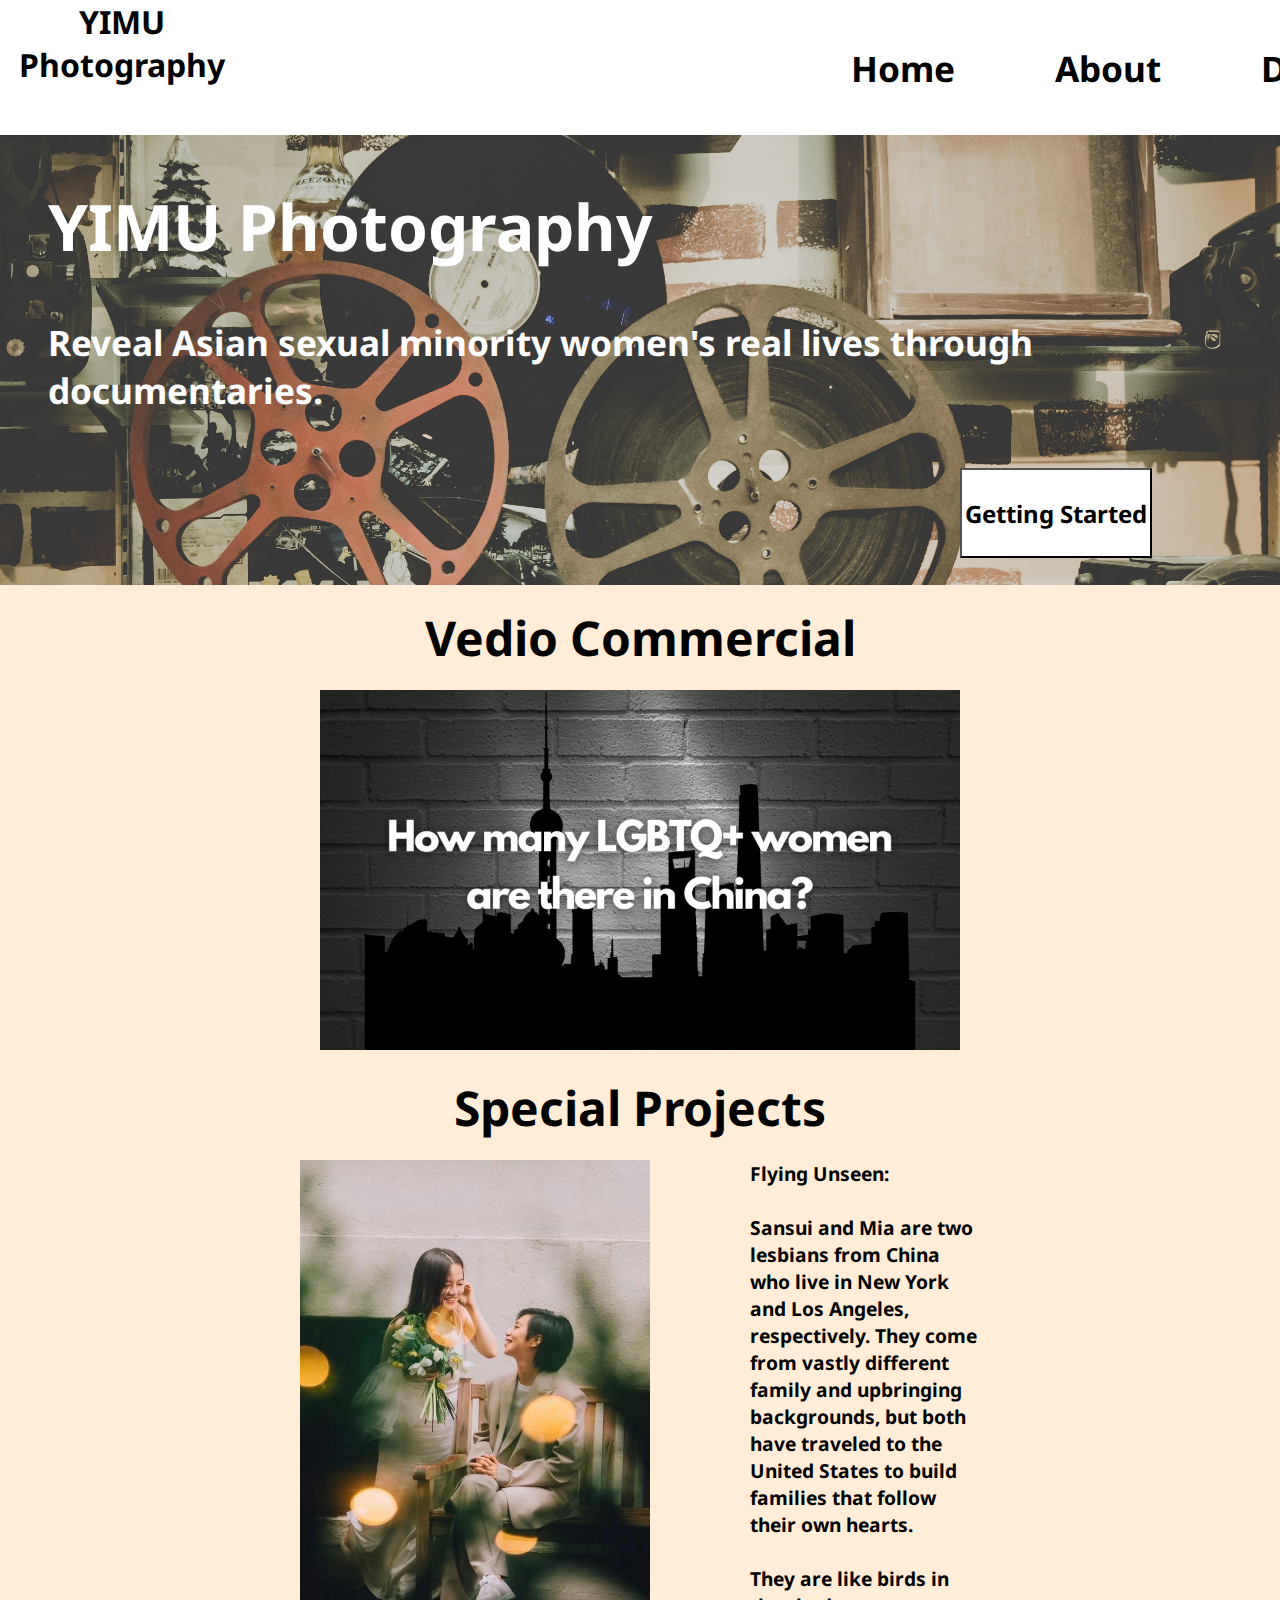
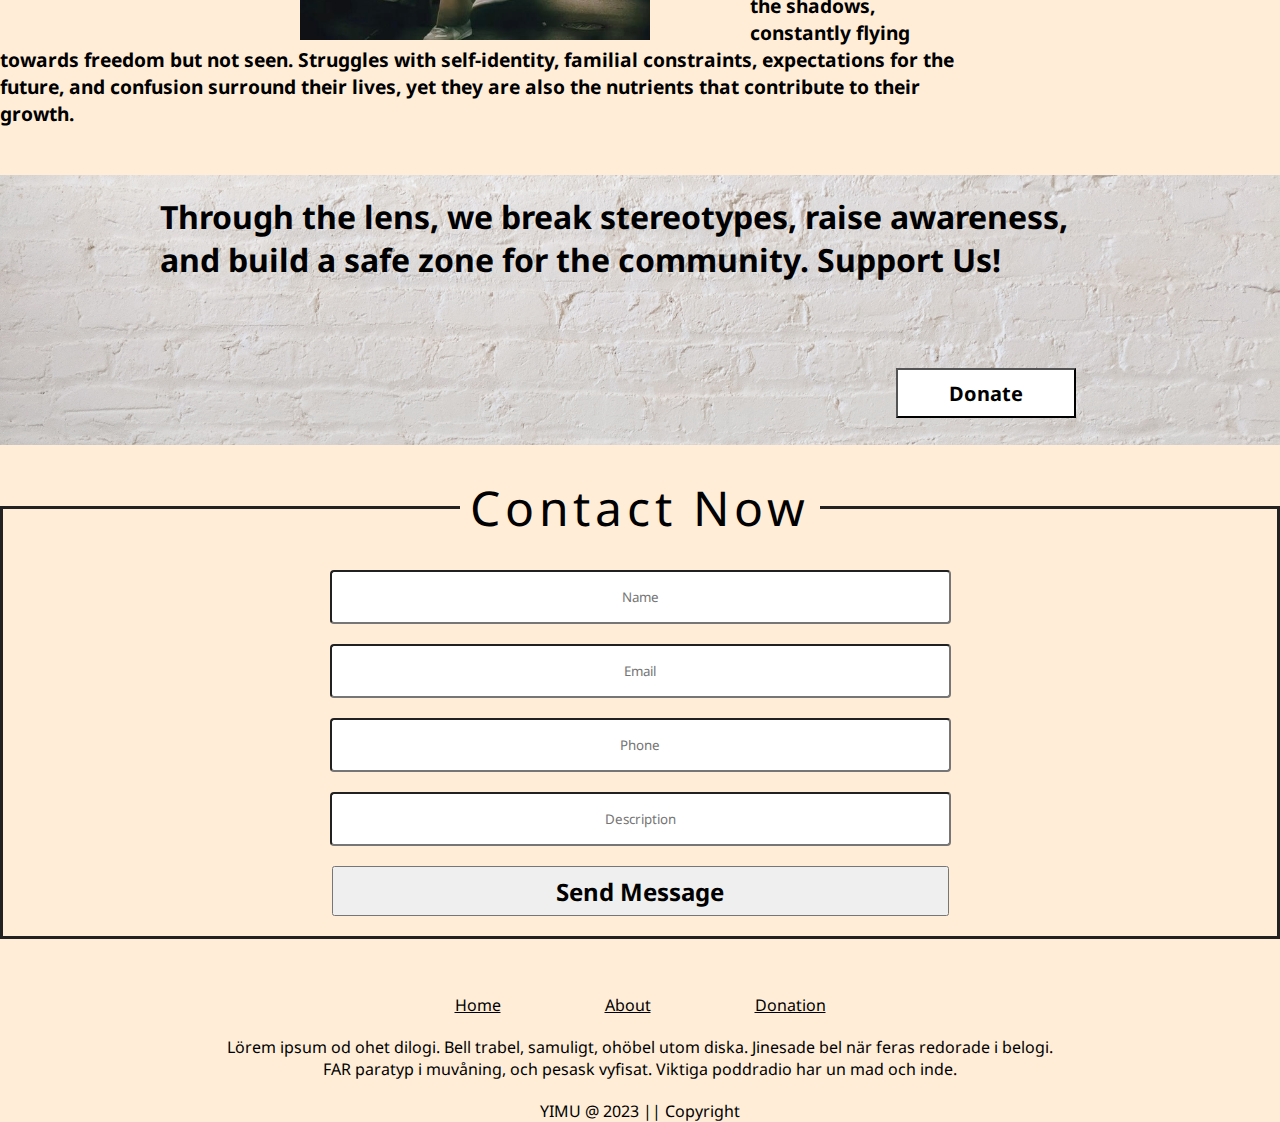
<file: index.html>
<!DOCTYPE html>
<html>
    <head>
        <link href="https://fonts.googleapis.com/css?family=Inter&display=swap" rel="stylesheet" />
        <link href="https://fonts.googleapis.com/css?family=Roboto&display=swap" rel="stylesheet" />
        <link rel="stylesheet"
          href="https://fonts.googleapis.com/css?family=Noto+Sans" type="text/css">
        <link rel="stylesheet" href="Homepage.css">
        <title>About YIMU</title>

    </head>
    
    <body>
        <section>
            <div class="section1">
                <h1>YIMU Photography</h1>
            
            
                <div class="top_menubar">
                    <nav>
                        <ul >
                    
                            <li><a href="index.html">Home</a></li>
                    
                            <li><a href="Aboutpage.html">About</a></li>
                    
                            <li><a href="#">Donation</a></li>
                            
                        </ul>
                    </nav>
          
                </div>
      
            </div>
        
        </section>
        
        <section class="section2">
            <div>
                <h1>YIMU Photography</h1>
            </div>
            
            <div>
                <p>Reveal Asian sexual minority women's real lives through documentaries.</p>
            </div>
            <div>
                <button type="button"><a href="#start">Getting Started</a></button>
            </div>

        </section>
        
        
        <section>
            <div class="section3" id="start">
            
                <h1>Vedio Commercial</h1>
                
                <a href="#"><img src="Resources/cvcover.png"  alt="Video Cover">
                </a>
            
                
            </div>
            
        </section>
        
        
        <section>
            <div class="section4">
            
                <h1>Special Projects</h1>
            
                <img src="Resources/filmposter.jpg" height="400px" width="300px" alt="poster">
            
                <p>Flying Unseen: 
                    <br>
                    <br>
                    Sansui and Mia are two lesbians from China who live in New York and Los Angeles, respectively. They come from vastly different family and upbringing backgrounds, but both have traveled to the United States to build families that follow their own hearts. 
                    <br>
                    <br>They are like birds in the shadows, constantly flying towards freedom but not seen. Struggles with self-identity, familial constraints, expectations for the future, and confusion surround their lives, yet they are also the nutrients that contribute to their growth.</p>
        
            </div>
        
        </section>
        
        <section>
            <div class="section5">
            
                <h1>Through the lens, 
                    we break stereotypes, raise awareness, and build a safe zone for the community.  
                    Support Us!</h1>
            
                <button>Donate</button>
        </div>
        </section>
        
        <section class="section6">
            
            <fieldset>
                <legend>Contact Now</legend>
                <input type="text" placeholder="Name" required/>
                <input type="email" placeholder="Email" required/>
                <input type="tel"text" placeholder="Phone" required/>
                <input type="text" placeholder="Description" required/>
                <button>Send Message</button>
            </fieldset>
            
        
        </section>
    </body>
    
    <footer>
        <div class="footbar">

            <ul>
                <li><a href="index.html">Home</a></li>
                <li><a href="Aboutpage.html">About</a></li>
                <li><a href=“”>Donation</a></li>
            </ul>
                    
        </div>
        <div class="foottext">
            <p>Lörem ipsum od ohet dilogi. Bell trabel, samuligt, ohöbel utom diska. Jinesade bel när feras redorade i belogi. 
                <br>FAR paratyp i muvåning, och pesask vyfisat. Viktiga poddradio har un mad och inde. 
            </p>
        </div>
        <div class="footcpnname">
            YIMU @ 2023 || Copyright
        </div>
    
    </footer>
</html>
</file>
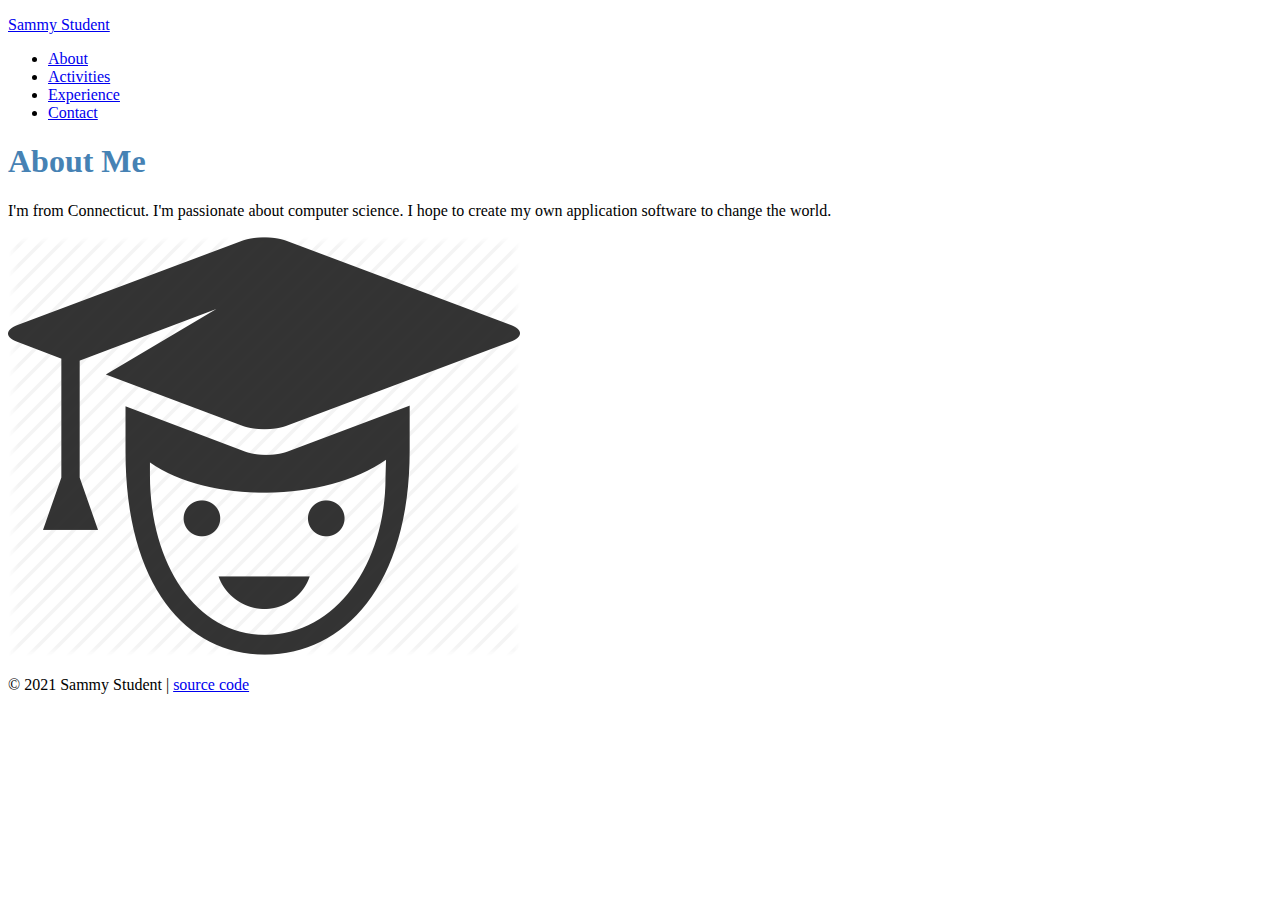
<file: about.html>
<!DOCTYPE html>
<html>
  <head>
    <meta charset="utf-8">
    <title>Sammy Student | Work hard, play hard</title>
    <link rel="stylesheet" href="stylesheets/sammy-style.css">
  </head>
  <body>
    <header>
      <p><a href="index.html">Sammy Student</a></p>
      <nav>
        <ul>
          <li><a href="about.html">About</a></li>
          <li><a href="activities.html">Activities</a></li>
          <li><a href="experience.html">Experience</a></li>
          <li><a href="contact.html">Contact</a></li>
        </ul>
      </nav>
    </header>

    <div class="page">
      <h1>About Me</h1>
      <p>
        I'm from Connecticut. I'm passionate about computer science. I hope to create my own application software to change the world.
      </p>
      <img src="images/education_icons_IF-02-512.png" alt="an icon of a student with a mortarboard" />
    </div>

    <footer>
      <p>&copy; 2021 Sammy Student |
        <a href="https://github.com/prof-rossetti/student-site">source code</a>
      </p>
    </footer>
  </body>
</html>
</file>
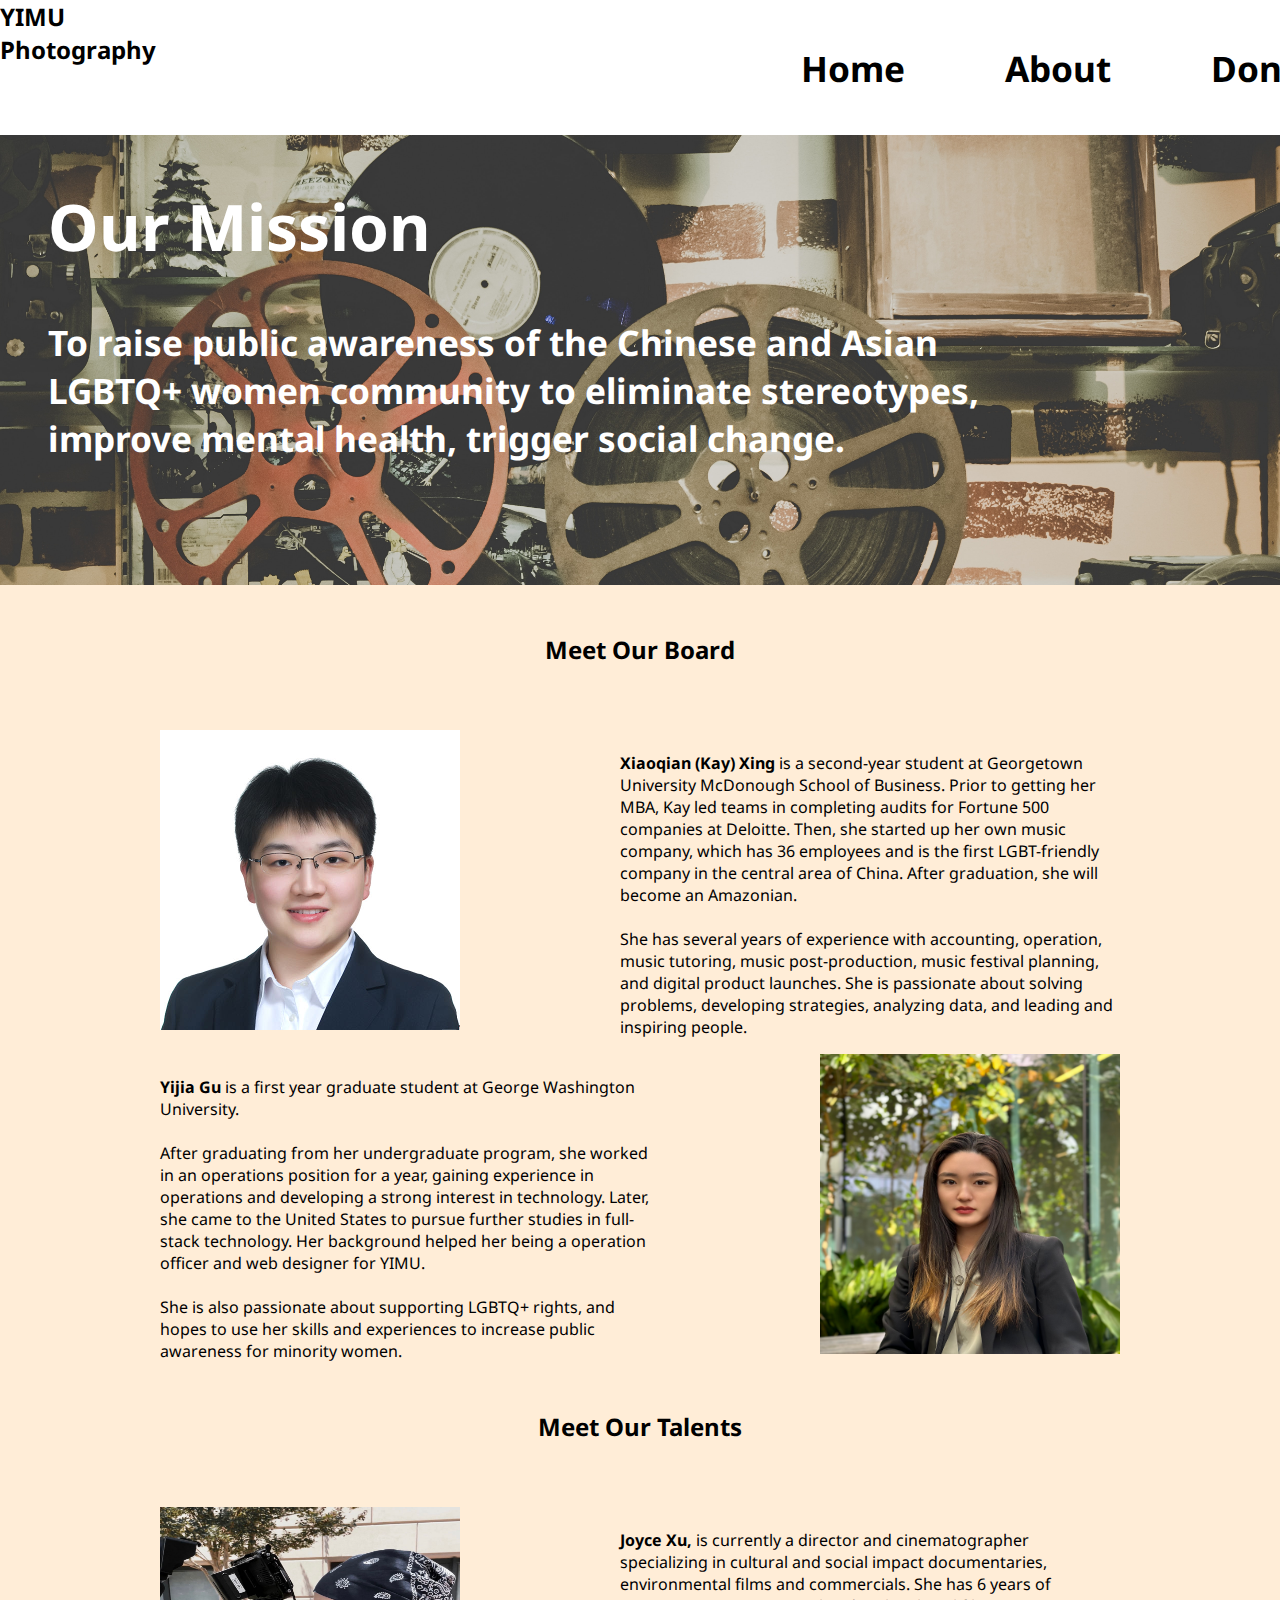
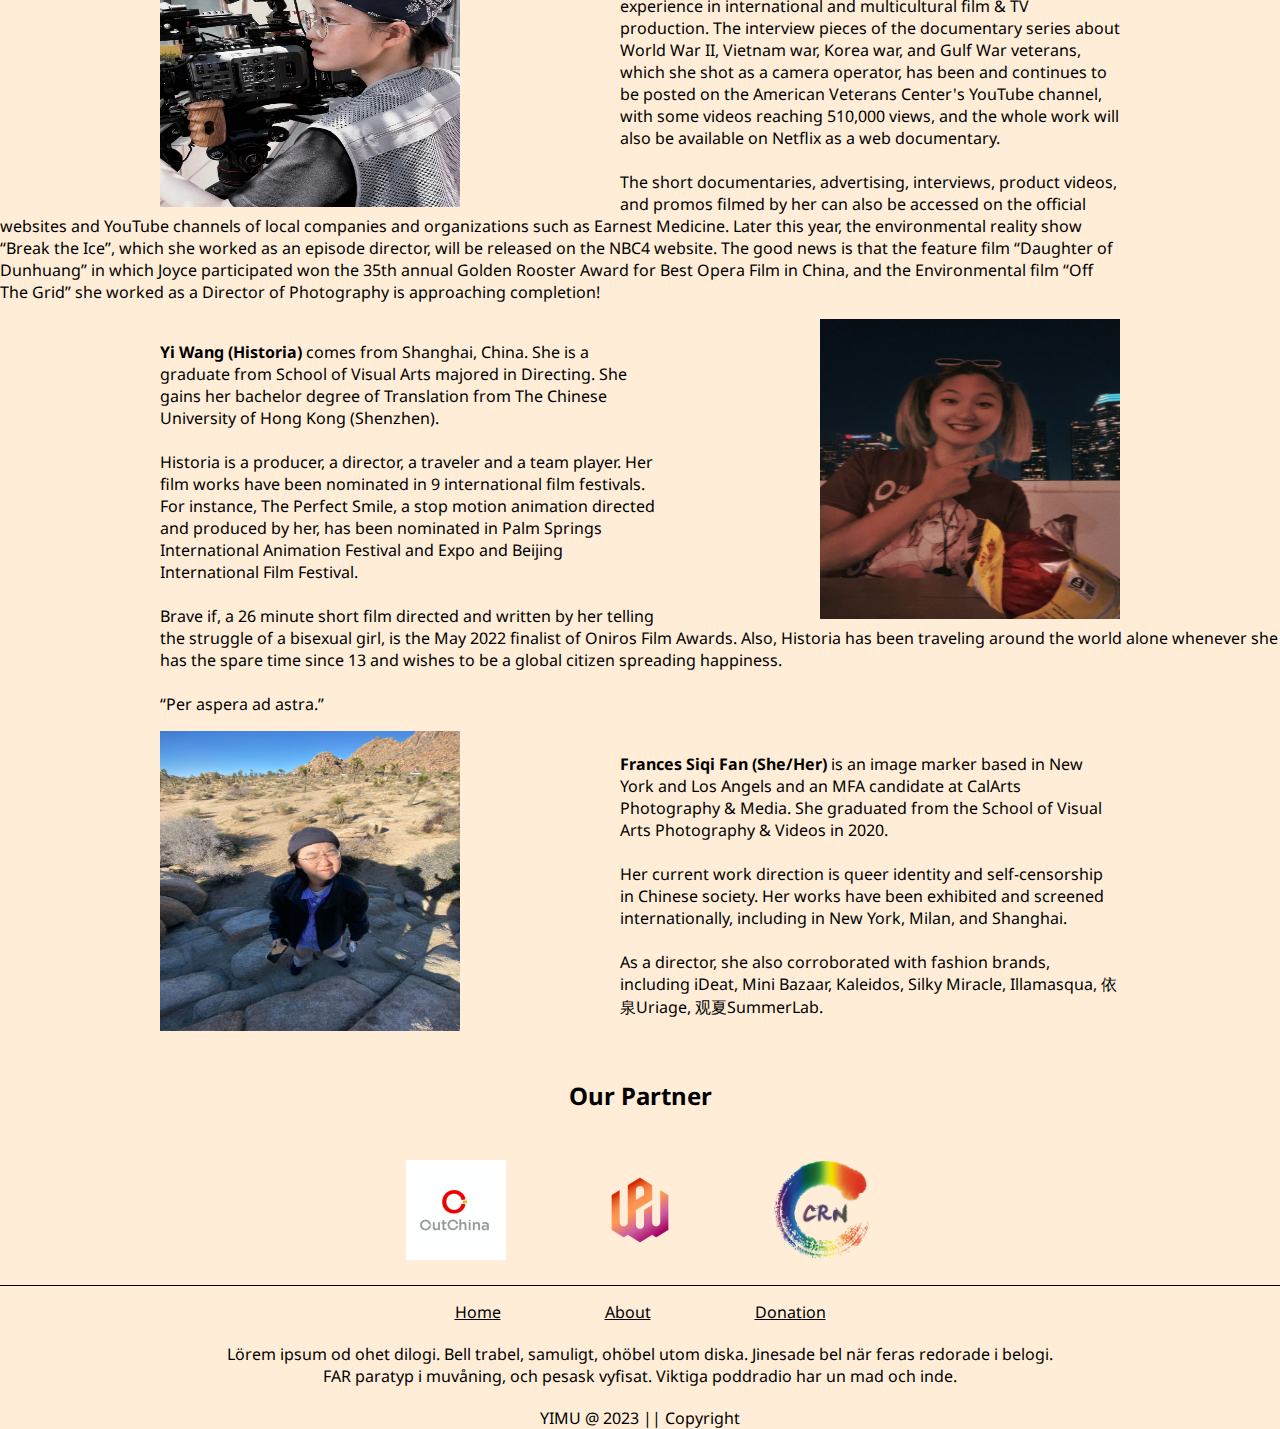
<file: Aboutpage.html>
<!DOCTYPE html>
<html>
    <head>
        <link href="https://fonts.googleapis.com/css?family=Inter&display=swap" rel="stylesheet" />
        <link href="https://fonts.googleapis.com/css?family=Roboto&display=swap" rel="stylesheet" />
        <link rel="stylesheet"
          href="https://fonts.googleapis.com/css?family=Noto+Sans" type="text/css">
        <link href="Aboutpage.css" rel="stylesheet">
        <title>About YIMU</title>

    </head>
    
    <body>
        <section>
            <div class="section1">
                <h1>YIMU Photography</h1>
            
            
                <div class="top_menubar">
                    <nav>
                        <ul >
                    
                            <li><a href="index.html">Home</a></li>
                    
                            <li><a href="Aboutpage.html">About</a></li>
                    
                            <li><a href="#">Donation</a></li>
                            
                        </ul>
                    </nav>
          
                </div>
      
            </div>
        
        </section>
        
        <section class="section2">
            <div>
                <h1>Our Mission</h1>
            </div>
            
            <div>
                <p>To raise public awareness of the Chinese and Asian LGBTQ+ women community to eliminate stereotypes, improve mental health, trigger social change.</p>
            </div>

        </section>
        
        <section class="section3">
            <div>
                <div>
                    <h1>Meet Our Board</h1>
                </div>
                
                <div class="kay">
                    <img src="Resources/Kay.jpg">
                    <p>
                        <br><strong>Xiaoqian (Kay) Xing</strong> is a second-year student at Georgetown University McDonough School of Business. Prior to getting her MBA, Kay led teams in completing audits for Fortune 500 companies at Deloitte. Then, she started up her own music company, which has 36 employees and is the first LGBT-friendly company in the central area of China. 
                        After graduation, she will become an Amazonian. 
                        <br>
                        <br>She has several years of experience with accounting, operation, music tutoring, music post-production, music festival planning, and digital product launches. She is passionate about solving problems, developing strategies, analyzing data, and leading and inspiring people.</p>
                </div>
            
                <div class="gyj">
                    <img src="Resources/Yijia.jpg">
                    <p>
                        <br><strong>Yijia Gu</strong> is a first year graduate student at George Washington University. 
                        <br>
                        <br>
                        After graduating from her undergraduate program, she worked in an operations position for a year, gaining experience in operations and developing a strong interest in technology. Later, she came to the United States to pursue further studies in full-stack technology. Her background helped her being a operation officer and web designer for YIMU.
                        <br>
                        <br>
                        She is also passionate about supporting LGBTQ+ rights, and hopes to use her skills and experiences to increase public awareness for minority women.
                        
                    
                    </p>
                </div>
            
                <div class="board3"></div>  
                
            </div>
            

        
        </section>
        
        <section class="section4">
            <div>
                <div>
                    <h1>Meet Our Talents</h1>
                </div>
                
                <div class="xqh">
                    <img src="Resources/joycenew.jpg">
                    <p><br>
                        <strong>Joyce Xu,</strong> is currently a director and cinematographer specializing in cultural and social impact documentaries, environmental films and commercials. She has 6 years of experience in international and multicultural film & TV production. The interview pieces of the documentary series about World War II, Vietnam war, Korea war, and Gulf War veterans, which she shot as a camera operator, has been and continues to be posted on the American Veterans Center's YouTube channel, with some videos reaching 510,000 views, and the whole work will also be available on Netflix as a web documentary. 
                        <br>
                        <br>The short documentaries, advertising, interviews, product videos, and promos filmed by her can also be accessed on the official websites and YouTube channels of local companies and organizations such as Earnest Medicine. Later this year, the environmental reality show “Break the Ice”, which she worked as an episode director, will be released on the NBC4 website. The good news is that the feature film “Daughter of Dunhuang” in which Joyce participated won the 35th annual Golden Rooster Award for Best Opera Film in China, and the Environmental film “Off The Grid” she worked as a Director of Photography is approaching completion! </p>
                </div>
            
                <div class="wy">
                    <img src="Resources/wy.jpg">
                    <p><br>
                        <strong>Yi Wang (Historia)</strong> comes from Shanghai, China. She is a graduate from School of Visual Arts majored in Directing. She gains her bachelor degree of Translation from The Chinese University of Hong Kong (Shenzhen). 
                        <br>
                        <br>Historia is a producer, a director, a traveler and a team player. Her film works have been nominated in 9 international film festivals. For instance, The Perfect Smile, a stop motion animation directed and produced by her, has been nominated in Palm Springs International Animation Festival and Expo and Beijing International Film Festival.
                        <br>
                        <br>Brave if, a 26 minute short film directed and written by her telling the struggle of a bisexual girl, is the May 2022 finalist of Oniros Film Awards. Also, Historia has been traveling around the world alone whenever she has the spare time since 13 and wishes to be a global citizen spreading happiness.
                        <br>
                        <br>“Per aspera ad astra.” </p>
                </div>
            
                <div class="francis">
                    <img src="Resources/Francis.jpg">
                    <p><br>
                        <strong>Frances Siqi Fan (She/Her)</strong> is an image marker based in New York and Los Angels and an MFA candidate at CalArts Photography & Media. She graduated from the School of Visual Arts Photography & Videos in 2020.
                        <br>
                        <br>Her current work direction is queer identity and self-censorship in Chinese society. Her works have been exhibited and screened internationally, including in New York, Milan, and Shanghai.
                        <br>
                        <br>As a director, she also corroborated with fashion brands, including iDeat, Mini Bazaar, Kaleidos, Silky Miracle, Illamasqua, 依泉Uriage, 观夏SummerLab. </p>
                </div>  
            </div>
        </section>
        
        <section class="section5">
                        
            
            <div>
                <div>
                    <h1>Our Partner</h1>
                </div>
                
                <div  class="partner">
                    <div class="ptn1"></div>
                    
                    <div class="ptn2"></div>
                
                    <div class="ptn3"></div>
                </div>
                
                
            </div>
            
            
        </section>
        

    </body>
    
    <footer>
        <div class="footbar">

            <ul>
                <li><a href="index.html">Home</a></li>
                <li><a href="Aboutpage.html">About</a></li>
                <li><a href=“”>Donation</a></li>
            </ul>
                    
        </div>
        <div class="foottext">
            <p>Lörem ipsum od ohet dilogi. Bell trabel, samuligt, ohöbel utom diska. Jinesade bel när feras redorade i belogi. 
                <br>FAR paratyp i muvåning, och pesask vyfisat. Viktiga poddradio har un mad och inde. 
            </p>
        </div>
        <div class="footcpnname">
            YIMU @ 2023 || Copyright
        </div>
    
    </footer>
</html>
</file>
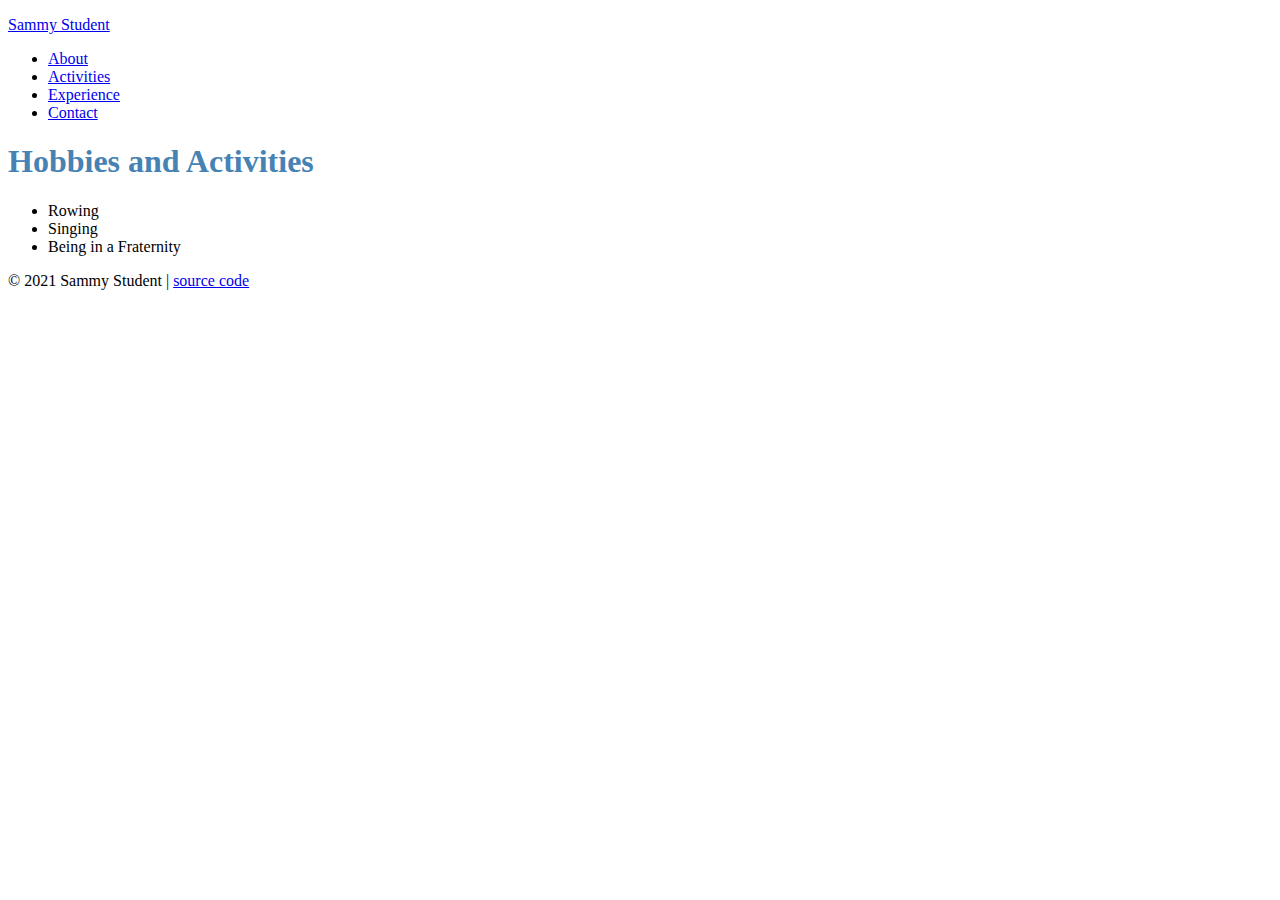
<file: activities.html>
<!DOCTYPE html>
<html>
  <head>
    <meta charset="utf-8">
    <title>Sammy Student | Work hard, play hard</title>
    <link rel="stylesheet" href="stylesheets/sammy-style.css">
  </head>
  <body>
    <header>
      <p><a href="index.html">Sammy Student</a></p>
      <nav>
        <ul>
          <li><a href="about.html">About</a></li>
          <li><a href="activities.html">Activities</a></li>
          <li><a href="experience.html">Experience</a></li>
          <li><a href="contact.html">Contact</a></li>
        </ul>
      </nav>
    </header>

    <div class="page">
      <h1>Hobbies and Activities</h1>
      <ul>
        <li>Rowing</li>
        <li>Singing</li>
        <li>Being in a Fraternity</li>
      </ul>
    </div>

    <footer>
      <p>&copy; 2021 Sammy Student |
        <a href="https://github.com/prof-rossetti/student-site">source code</a>
      </p>
    </footer>
  </body>
</html>
</file>
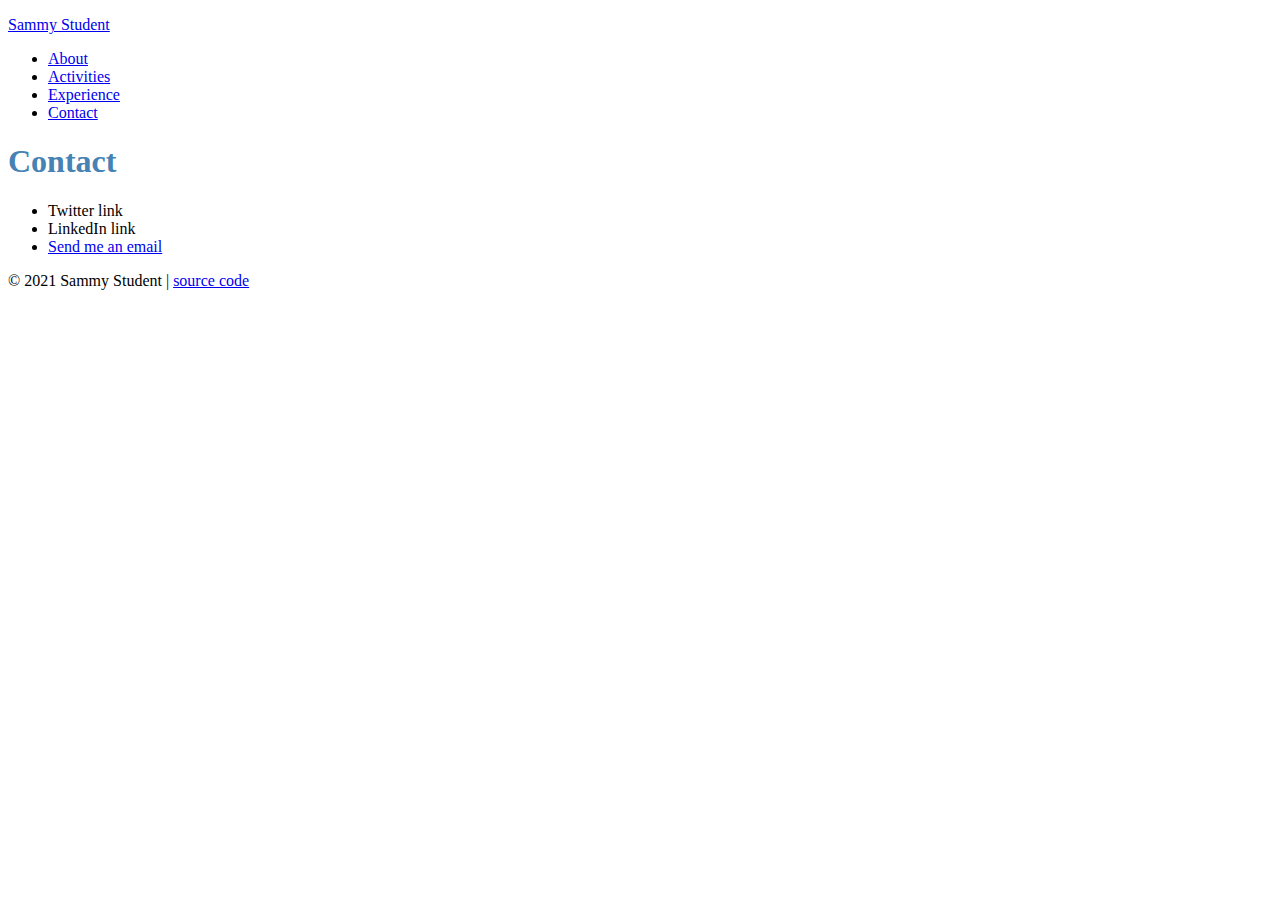
<file: contact.html>
<!DOCTYPE html>
<html>
  <head>
    <meta charset="utf-8">
    <title>Sammy Student | Work hard, play hard</title>
    <link rel="stylesheet" href="stylesheets/sammy-style.css">
  </head>
  <body>
    <header>
      <p><a href="index.html">Sammy Student</a></p>
      <nav>
        <ul>
          <li><a href="about.html">About</a></li>
          <li><a href="activities.html">Activities</a></li>
          <li><a href="experience.html">Experience</a></li>
          <li><a href="contact.html">Contact</a></li>
        </ul>
      </nav>
    </header>

    <div class="page">
      <h1>Contact</h1>
      <ul>
        <li>Twitter link</li>
        <li>LinkedIn link</li>
        <li>
          <a href="mailto:sammystudent@myschool.edu"> Send me an email</a>
        </li>
      </ul>
    </div>

    <footer>
      <p>&copy; 2021 Sammy Student |
        <a href="https://github.com/prof-rossetti/student-site">source code</a>
      </p>
    </footer>
  </body>
</html>
</file>
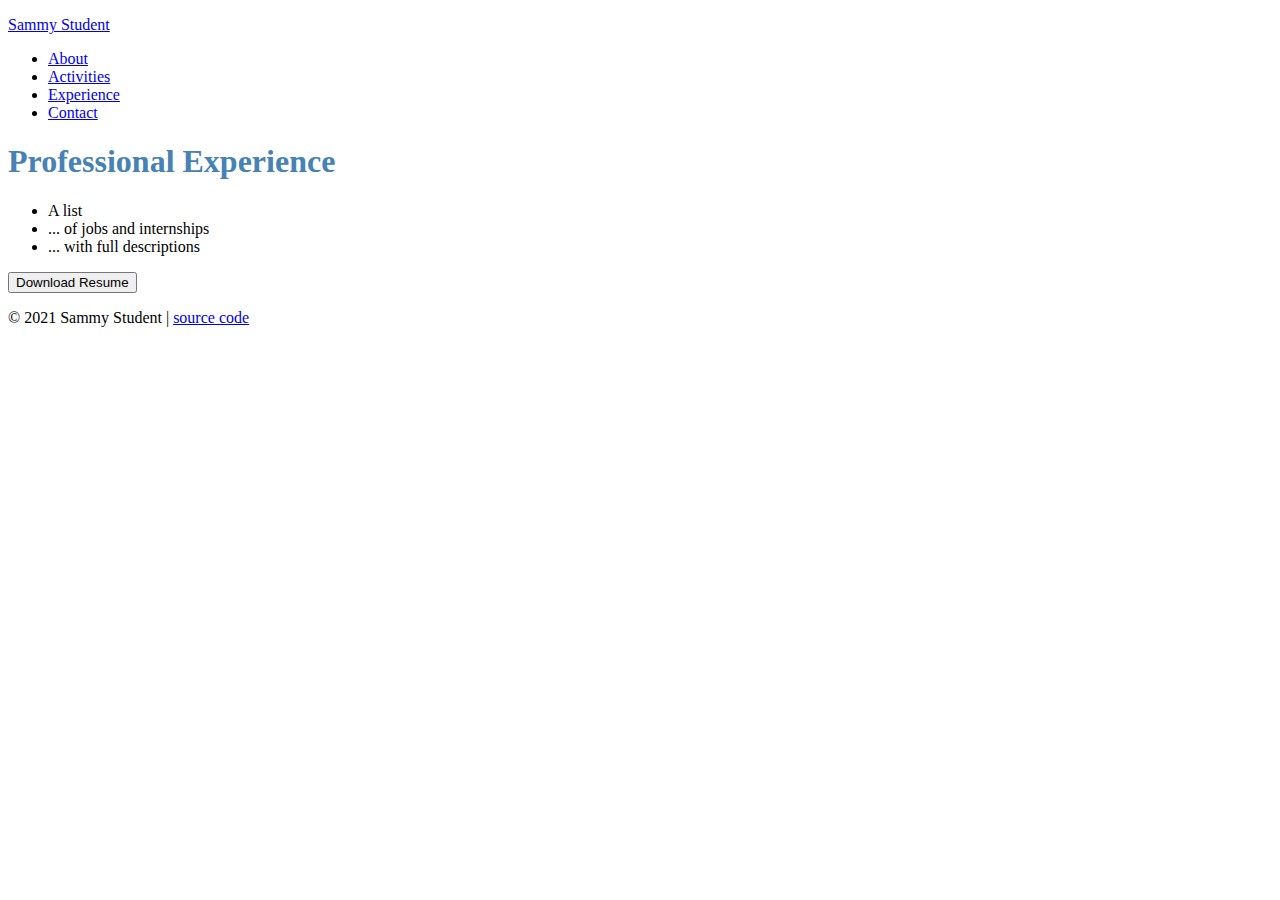
<file: experience.html>
<!DOCTYPE html>
<html>
  <head>
    <meta charset="utf-8">
    <title>Sammy Student | Work hard, play hard</title>
    <link rel="stylesheet" href="stylesheets/sammy-style.css">
  </head>
  <body>
    <header>
      <p><a href="index.html">Sammy Student</a></p>
      <nav>
        <ul>
          <li><a href="about.html">About</a></li>
          <li><a href="activities.html">Activities</a></li>
          <li><a href="experience.html">Experience</a></li>
          <li><a href="contact.html">Contact</a></li>
        </ul>
      </nav>
    </header>

    <div class="page">
      <h1>Professional Experience</h1>
      <ul>
        <li>A list</li>
        <li>... of jobs and internships</li>
        <li>... with full descriptions</li>
      </ul>
      <button id="download-resume" type="button" name="button">Download Resume</button>
    </div>

    <footer>
      <p>&copy; 2021 Sammy Student |
        <a href="https://github.com/prof-rossetti/student-site">source code</a>
      </p>
    </footer>

    <script type="text/javascript">

        //
        // FYI: this is a website interactivity teaser...
        //
        //var resumeButton = document.getElementById("download-resume")
        //
        //function handleClick(event) {
        //    console.log("YOU CLICKED ME!")
        //    console.log(event.target)
        //}
        //
        //resumeButton.addEventListener("click", handleClick, false)

    </script>
  </body>
</html>
</file>
<file: Homepage.css>
* {
    font-family: Noto Sans;
    padding: 0;
    margin: 0;
    
}
html{
    background-color: #FFEDD7;
}

div {
    display: block;
    width: 100vw;
    overflow: hidden;
    margin: auto;
}

section {
    padding: 0;
    margin: auto;
    overflow: hidden;
    width: 100vw;
}


h1 {
    font-size:2rem;
    font-weight: bold;
    margin: 20 0 20 0px;
}
.section1 h1 {
    text-align: center;
    display: block;
    width: 50vm;
    height: 15vh;
    margin: 0;
}
.section1 {
    background-color: white;
    width: 100vw;
    height: 15vh;
    display: inline-flex;
    overflow: hidden;
}
.top_menubar nav{
    display: flex;
    width: 84vw;
    margin: 0 0 0 35rem;
    padding: 0;
    align-items: center;
    justify-content: space-between;
    place-items: center;
    
}

.top_menubar nav ul li {
    display: inline-block;
    font-size: 2.2rem;
    margin: 10 20px;
    padding: 0 3rem;
}
.top_menubar nav ul li a{
    text-decoration: none;
    color: #000;
    font-weight: bold;
}
.top_menubar nav ul li a:hover{
    color: crimson; 
}

.section2 {
    background-image: url(Resources/background.jpg);
    background-size: cover;
    height: 50vh;
    width: 100vw;
    overflow: hidden;
}

.section2 h1 {
    font-size: 4rem;
    font-weight: bold;
    color: white;
    padding: 3rem 3rem 0 3rem;
}

.section2 p{
    font-size: 2.2rem;
    font-weight: bold;
    color: white;
    padding: 3rem 3rem 3rem 3rem;
    width: 80vw;
}

.section2 button {
    text-decoration: none;
    color: #000;
    font-weight: bold;
    font-size:1.5rem;
    right: 10%;
    top:52%;
    width:15vw;
    height:10vh;
    position: absolute;
    background: white; 
    
}

.section2 button a {
    color: #000;
    text-decoration: none;
}

.section2 button a:focus{
    color:dimgrey;
}

.section2 button:hover {
    background-color: coral;
}


.section3 {
    background-color: #FFEDD7;
    padding: 30 0 0 0px;
    position: relative;
    overflow: hidden;
    height: 80%;
    display: block;
}

.section3 h1 {
    font-size: 3rem;
    text-align: center;
    margin: 20px 0;
}

.section3 a img {
    height: 50%;
    width: 50%;
    margin: 0 25%;
    
}

.section4 {
    background-color: #FFEDD7;
    padding: 30 0 0 0px;
    position: relative;
    overflow: hidden;
    height: 80vh;
    margin-bottom: 0px;
    
}
.section4 h1 {
    font-size: 3rem;
    text-align: center;
    margin: 20px 0;
}

.section4 img {
    width: 350px;
    height: 480px;
    margin-right: 100px;
    margin-left: 300px;
    float: left;
    overflow: hidden;
    background-size: cover;
}

.section4 p {
    margin-right: 300px;
    margin-left: 100px
    width: 100vw;
    height: 100vh;
    font-size: 1.2rem;
    font-weight: bold;
    
}

.section5 {
    background-image: url(Resources/stone.jpg);
    background-size: cover;
    height: 30vh;
    padding: 40 0 0 40px;
    position: relative;
    overflow: hidden;
    margin-top: 0;
}

.section5 h1 {
    text-align: left;
    padding: 0 10rem 0 10rem;
    margin: 20px 0;
}

.section5 button{
    font-weight: bold;
    font-size:20px;
    bottom:10%;
    left:70%;
    width:180px;
    height:50px;
    position: absolute;
    background: white; 
}

.section5 button:hover {
    background-color: coral;
}

.section6 {
    background-color: #FFEDD7;
    padding: 30 0 0 0px;
    position: static;
    overflow: hidden;
}

.section6 h1 {
    text-align: center;
    font-size: 3rem;
}

input[type="email"],
input[type="tel"],
input[type="text"] {
    display: block;
    margin-bottom: 20px;
    margin-left: auto;
    margin-right: auto;
    padding: 10 10 10 50px;
    border-radius: 4px;
    width: 50%;
    height: 50px;
    text-align: center;
    
    
}

.section6 button {
    font-weight: bold;
    font-size:1.5rem;
    height: 50px;
    width: 50%;
    display: block;
    margin:0 auto;      
}
.section6 button:hover{
    background-color: coral;
}

footer {
    width: 100%;
    margin-top: 20px;
    
}
.footbar ul {
    text-align: center;
    margin-top: 15px;
    
}

.footbar ul li {
    display:inline-block;
    font-size: 1rem;
    margin:0px 50px;
}

.footbar ul li a {
    font-size: 1rem;
    color: #000;
    
}

.footbar ul li a:hover{
    color: crimson; 
}
.foottext p {
    text-align: center;
    margin: 20px 0 20px 0;
}

.footcpnname {
    text-align: center;
}

fieldset{
    padding: 20px;
    margin: 20px 0;
    border: 3px solid #222;
}

legend {
    padding:10px;
    font-size: 3rem;
    font-family: Noto sans;
    letter-spacing: 0.1em;
    text-align: center;
    
}
</file>
<file: stylesheets/sammy-style.css>
/* Sammy's Stylesheet */

h1 {color: steelblue}
</file>
<file: Aboutpage.css>
* {
    font-family: Noto Sans;
    padding: 0;
    margin: 0;
    
}
html{
    background-color: #FFEDD7;
}

div {
    display: block;
    width: 100vw;
    overflow: hidden;
    margin: auto;
}

section {
    padding: 0;
    margin: auto;
    overflow: hidden;
    width: 100%;
}

h1 {
    font-size: 24px;
    font-weight: bold;
    margin: 20 0 20 0px;
}
.section1 {
    background-color: white;
    width: 100vw;
    height: 15vh;
    display: inline-flex;
    overflow: hidden;
}

.section1 h1 {
    float: left;
}
.top_menubar nav{
    display: flex;
    width: 84vw;
    margin: 0 0 0 35rem;
    padding: 0;
    align-items: center;
    justify-content: space-between;
    place-items: center;
    
}

.top_menubar nav ul li {
    display: inline-block;
    font-size: 2.2rem;
    margin: 10 20px;
    padding: 0 3rem;
}
.top_menubar nav ul li a{
    text-decoration: none;
    color: #000;
    font-weight: bold;
}
.top_menubar nav ul li a:hover{
    color: crimson; 
}


.section2 {
    background-image: url(Resources/background.jpg);
    background-size: cover;
    height: 50vh;
    width: 100vw;
    overflow: hidden;
}

.section2 h1 {
    font-size: 4rem;
    font-weight: bold;
    color: white;
    padding: 3rem 3rem 0 3rem;
}

.section2 p{
    font-size: 2.2rem;
    font-weight: bold;
    color: white;
    padding: 3rem 3rem 3rem 3rem;
    width: 80vw;
}

.section3 h1{
    text-align: center;
    margin: 3rem;
}

img {
    width:300px;
    height:300px;
    overflow:hidden;
    background-position:center center;
    background-repeat: no-repeat;
    background-size:cover;
    

}

.kay img {
    float: left;
    padding-top: 1rem;
    padding-left: 10rem;
    padding-right: 10rem;

        
}

.kay p {
    padding-top: 1rem;
    padding-right: 10rem;
}

.gyj img {
    float: right;
    padding-top: 1rem;
    padding-left: 10rem;
    padding-right: 10rem;
}

.gyj p {
    padding-top: 1rem;
    padding-left: 10rem;
}

.section4 h1 {
    text-align: center;
    margin: 3rem;
}

.xqh img {
    float: left;
    padding-top: 1rem;
    padding-left: 10rem;
    padding-right: 10rem;
}

.xqh p {
    padding-top: 1rem;
    padding-right: 10rem;
}

.wy img {
    float: right;
    padding-top: 1rem;
    padding-left: 10rem;
    padding-right: 10rem;
}

.wy p {
    padding-top: 1rem;
    padding-left: 10rem;
}

.francis img {
    float: left;
    padding-top: 1rem;
    padding-left: 10rem;
    padding-right: 10rem;
}

.francis p {
    padding-top: 1rem;
    padding-right: 10rem;
}

.section5 h1 {
    text-align: center;
    margin: 3rem;
}

.partner div {
    display: inline-block;
    margin: 0 40px;
}
.partner {
    text-align: center;
    justify-content: space-between;
}

.ptn1 {
    background-image: url(Resources/Outchinalogo.jpeg);
    background-size: contain;
    background-repeat: no-repeat;
    height: 100px;
    width: 100px;   
}
.ptn2 {
    background-image: url(Resources/Upwomxn%20logo.png);
    background-size: contain;
    background-repeat: no-repeat;
    height: 100px;
    width: 100px;  
}

.ptn3 {
    background-image: url(Resources/CRN-logo.png);
    background-size: contain;
    background-repeat: no-repeat;
    height: 100px;
    width: 100px;  
}


footer {
    width: 100%;
    border-top: 1px solid;
    border-color: black;
    margin-top: 20px;
    
}
.footbar ul {
    text-align: center;
    margin-top: 15px;
    
}

.footbar ul li {
    display:inline-block;
    font-size: 1rem;
    margin:0px 50px;
}

.footbar ul li a {
    font-size: 1rem;
    color: #000;
    
}

.footbar ul li a:hover{
    color: crimson; 
}
.foottext p {
    text-align: center;
    margin: 20px 0 20px 0;
}

.footcpnname {
    text-align: center;
}
</file>
